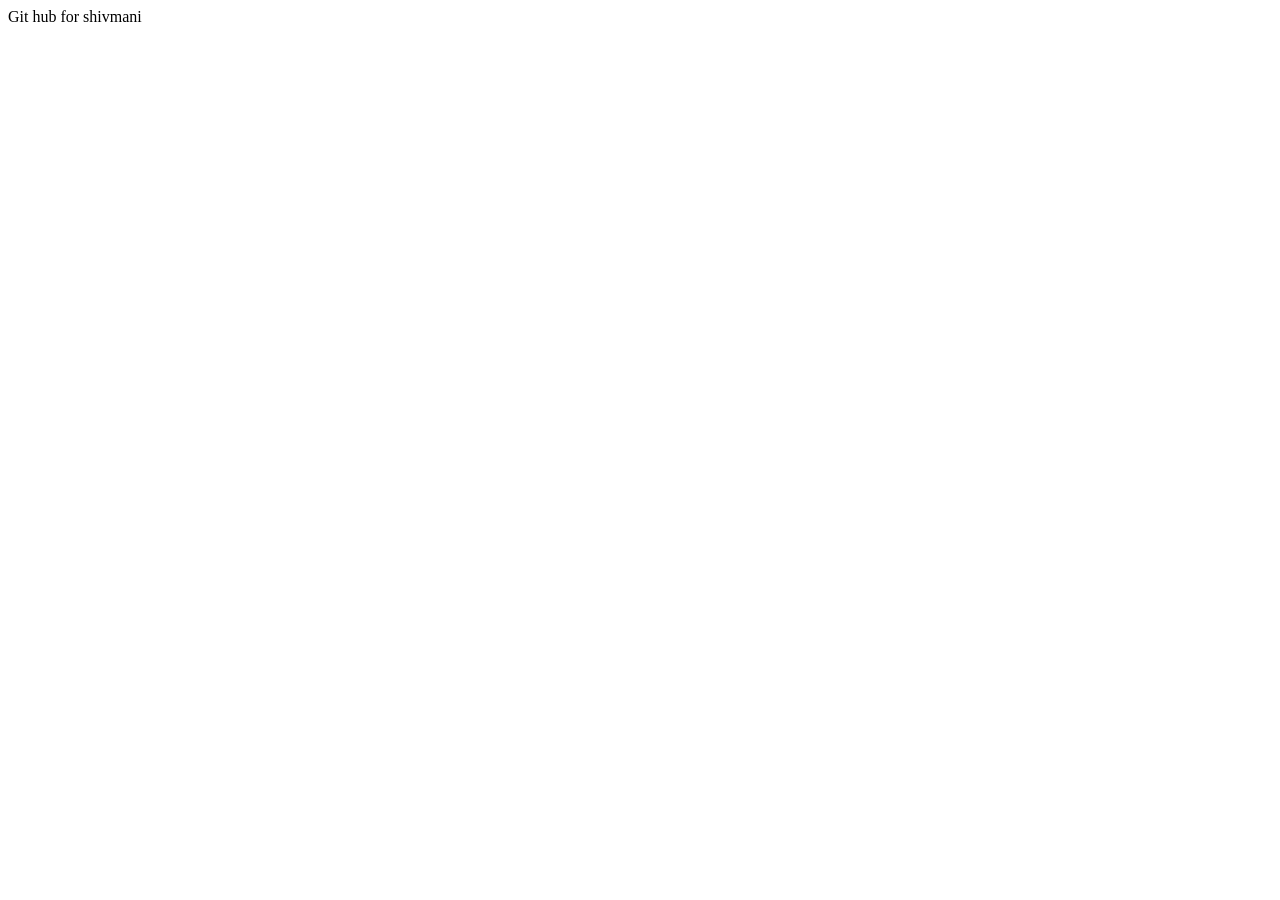
<file: index.html>
<!DOCTYPE html>
<html lang="en">
<head>
    <meta charset="UTF-8">
    <meta name="viewport" content="width=device-width, initial-scale=1.0">
    <title>Document</title>
</head>
<body>
    Git hub for shivmani
</body>
</html>
</file>
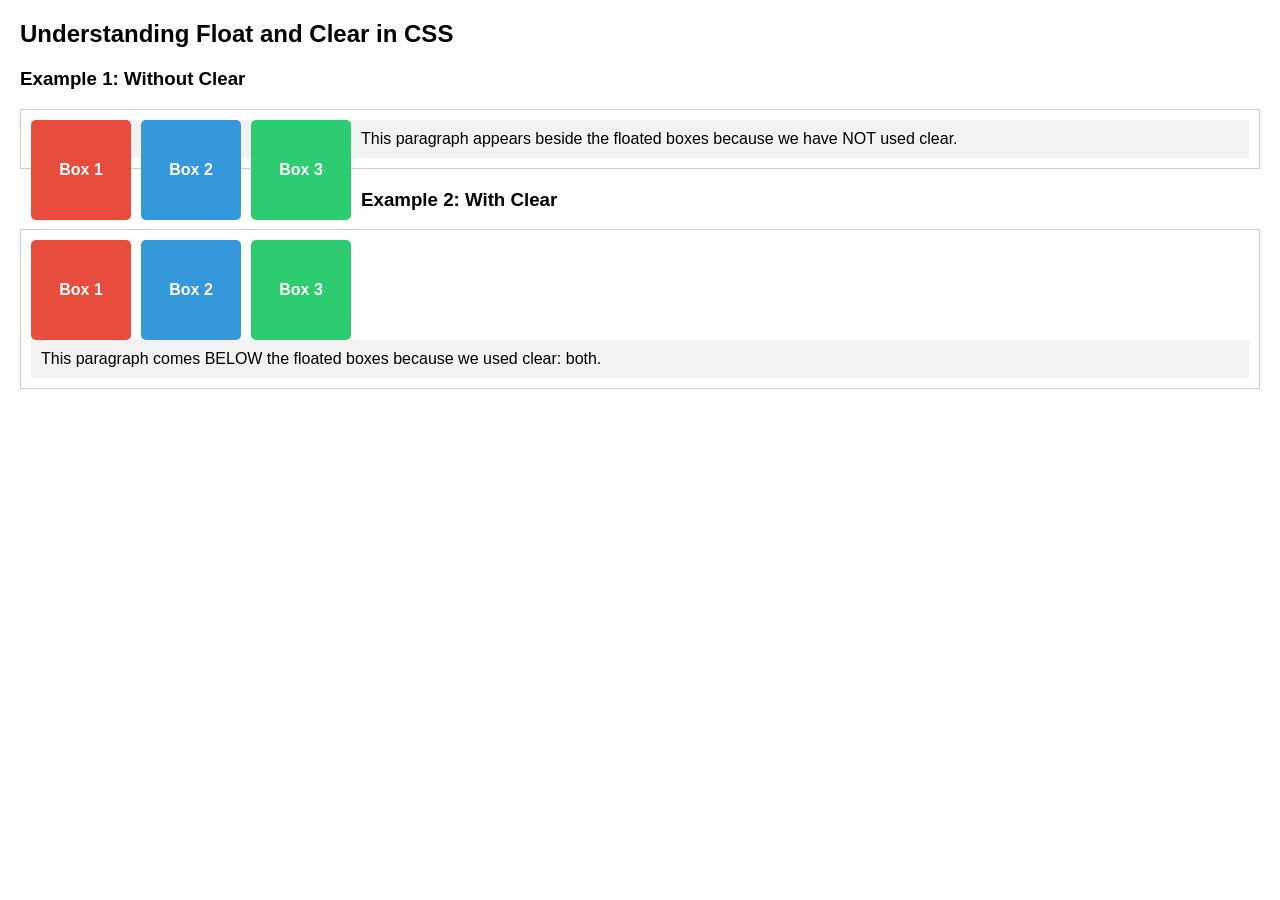
<file: classtest.html>
<!DOCTYPE html>
<html lang="en">
<head>
    <meta charset="UTF-8">
    <meta name="viewport" content="width=device-width, initial-scale=1.0">
    <title>Understanding Float and Clear in CSS</title>
    <link rel="stylesheet" href="classtest.css">
</head>
<body>

    <h2>Understanding Float and Clear in CSS</h2>

    <h3>Example 1: Without Clear</h3>
    <div class="example">
        <div class="box red">Box 1</div>
        <div class="box blue">Box 2</div>
        <div class="box green">Box 3</div>
        <p>This paragraph appears beside the floated boxes because we have NOT used clear.</p>
    </div>

    <h3>Example 2: With Clear</h3>
    <div class="example">
        <div class="box red">Box 1</div>
        <div class="box blue">Box 2</div>
        <div class="box green">Box 3</div>
        <p class="clear">This paragraph comes BELOW the floated boxes because we used clear: both.</p>
    </div>

</body>
</html>
</file>
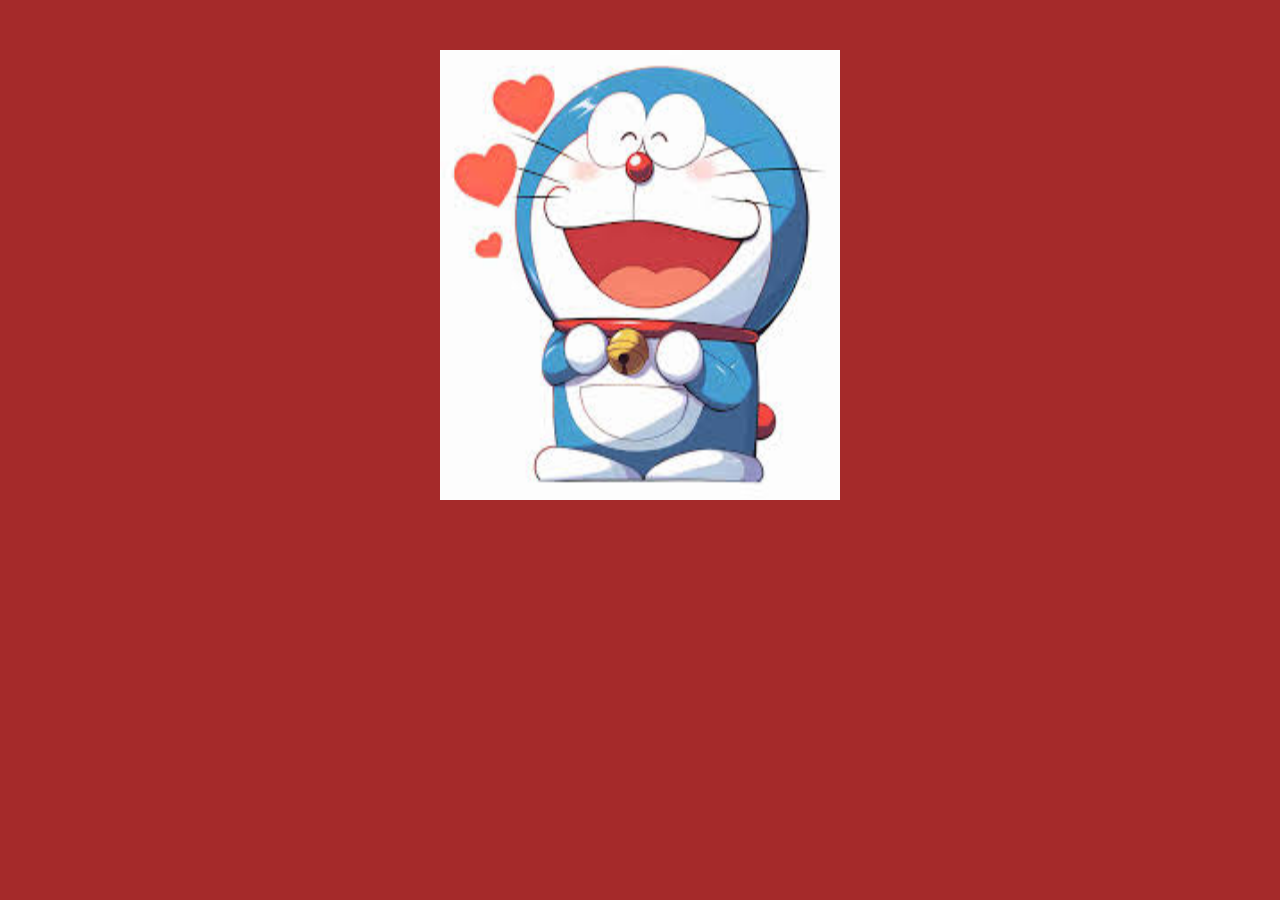
<file: image.html>
<!DOCTYPE html>
<html lang="en">
<head>
    <meta charset="UTF-8">
    <meta name="viewport" content="width=device-width, initial-scale=1.0">
    <title>Document</title>
</head>
<body>
     <style>
        body{background-color: brown; margin: 50px; text-align: center;}
    </style>
</head>
<body>
    <img src="[data-uri]" alt="Doremon_Image" height="450px" width="400px">
    
</body>
</html>
</file>
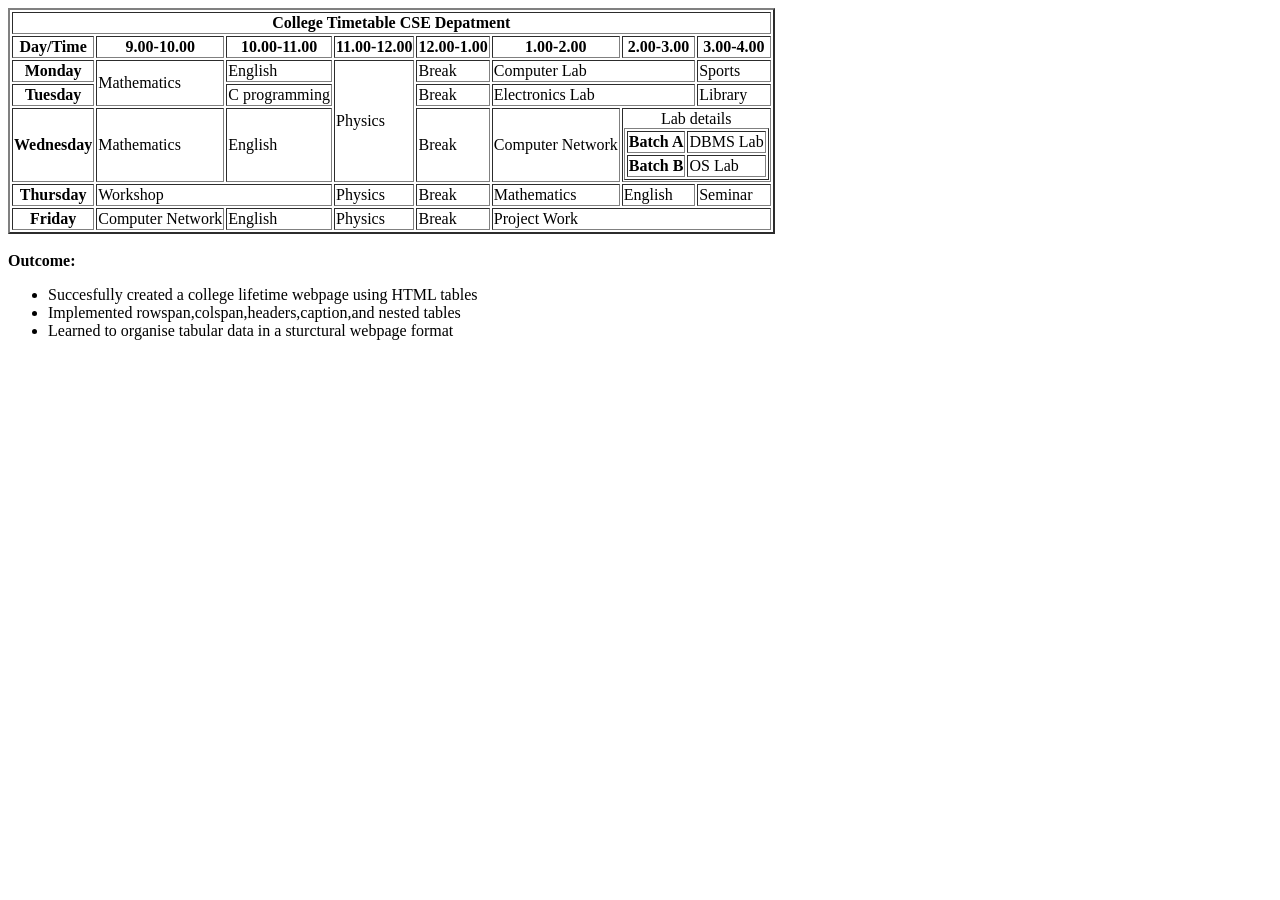
<file: midterm1solution.htm>
<!DOCTYPE html>
<html lang="en">
<head>
    <meta charset="UTF-8">
    <meta name="viewport" content="width=device-width, initial-scale=1.0">
    <title></title>
</head>
<body>
<Table border="2">
        <tr>
        <th colspan="8" >College Timetable CSE Depatment</th>
        </tr>
        <tr>
            <th>Day/Time</th>
            <th>9.00-10.00</th>
            <th>10.00-11.00</th>
            <th>11.00-12.00</th>
            <th>12.00-1.00</th>
            <th>1.00-2.00</th>
            <th>2.00-3.00</th>
            <th>3.00-4.00</th>
     </tr>
     <tr>
        <th>Monday</th>
        <td rowspan="2">Mathematics</td>
        <td>English</td>
        <td rowspan="3">Physics</td>
        <td >Break</td>
        <td colspan="2">Computer Lab</td>
        <td>Sports</td>
     </tr>
     <tr>
        <th>Tuesday</th>
        <td>C programming</td>
        <td>Break</td>
        <td colspan="2">Electronics Lab</td>
        <td>Library</td>
     </tr>
     <tr>
        <th>Wednesday</th>
        <td>Mathematics</td>
        <td>English</td>
        <td>Break</td>
        <td>Computer Network</td>
        <td colspan="2"><center>Lab details</center>
        <table border="1">
            <tr>
                <th>Batch A</th>
                <TD>DBMS Lab</TD>
            </tr>
            <tr>
                <TH>Batch B </tH>
                    <td>OS Lab</td>
            </tr>
        </table>
    </td>
     </tr>
     </tr>
     <tr>
        <th>Thursday</th>
        <td colspan="2">Workshop</td>
        <td>Physics</td>
        <td>Break</td>
        <td>Mathematics</td>
        <td>English</td>
        <td>Seminar</td>
     </tr>
     <tr>
        <th>Friday</th>
        <td>Computer Network</td>
        <td>English</td>
        <td>Physics</td>
        <td>Break</td>
        <td colspan="3">Project Work</td>
     </tr>
    </table><br>
    <footer>
     <aside>
        <b>Outcome:</b>
        <ul>
            <li>Succesfully created a college lifetime webpage using HTML tables</li>
            <li>Implemented rowspan,colspan,headers,caption,and nested tables</li>
            <li>Learned to organise tabular data in a sturctural webpage format</li>
        </ul>
     </aside>
     </footer>
</body>
</html>
</file>
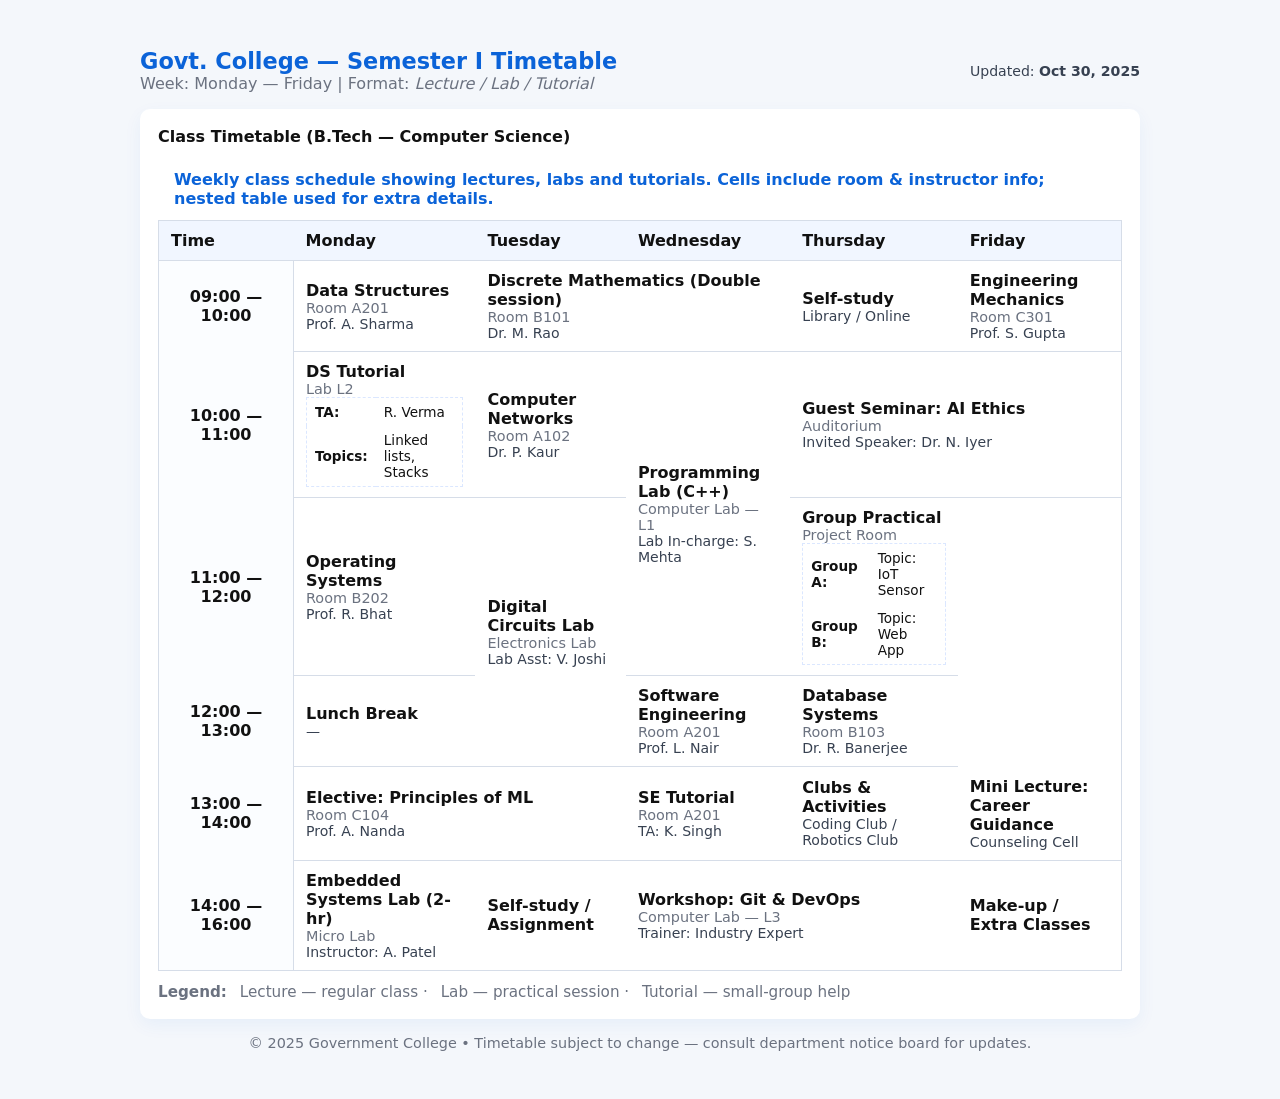
<file: midtermsoluttion_1200.html>
<!DOCTYPE html>
<html lang="en">
<head>
  <meta charset="utf-8" />
  <meta name="viewport" content="width=device-width,initial-scale=1" />
  <title>College Timetable — Semester I</title>
  <style>
    :root{
      --bg:#f4f7fb; --card:#ffffff; --accent:#0b63d8; --muted:#6b7280;
      --table-border: #d6dde8;
    }
    body{
      margin:0; font-family:system-ui,-apple-system,Segoe UI,Roboto,"Helvetica Neue",Arial;
      background:var(--bg); color:#111;
    }
    .wrap{max-width:1000px; margin:28px auto; padding:20px;}
    header{display:flex;align-items:center;justify-content:space-between;gap:1rem}
    h1{margin:0; font-size:1.4rem; color:var(--accent)}
    p.lead{margin:0;color:var(--muted)}
    .card{background:var(--card); padding:18px; border-radius:10px; box-shadow:0 6px 18px rgba(11,99,216,0.06); margin-top:16px}
    table{width:100%; border-collapse:collapse; border:1px solid var(--table-border);}
    caption{caption-side:top; text-align:left; padding:12px 16px; font-weight:600; color:var(--accent)}
    thead th{background:#f1f6ff; padding:10px 12px; text-align:left; font-weight:700; border-bottom:1px solid var(--table-border)}
    tbody th{padding:10px 12px; background:#fbfdff; border-right:1px solid var(--table-border)}
    td{padding:10px 12px; border-bottom:1px solid var(--table-border); vertical-align:middle}
    .time-col{width:110px}
    .subject{font-weight:600}
    .room{font-size:0.9rem; color:var(--muted)}
    .small{font-size:0.88rem; color:#374151}
    /* nested table style */
    .nested{width:100%; border:1px dashed #dbe7ff; border-radius:6px}
    .nested td, .nested th{padding:6px 8px; border:none; font-size:0.85rem}
    /* responsive */
    @media (max-width:780px){
      .wrap{padding:12px}
      table, thead, tbody, th, td, tr{display:block}
      thead{display:none}
      tr{margin-bottom:10px; border:1px solid var(--table-border); border-radius:8px; overflow:hidden}
      td{display:flex; justify-content:space-between; align-items:center}
      td::before{content:attr(data-label); flex:0 0 45%; padding-right:8px; color:var(--muted); font-weight:600}
      .time-col{width:auto}
    }
  </style>
</head>
<body>
  <div class="wrap">
    <header>
      <div>
        <h1>Govt. College — Semester I Timetable</h1>
        <p class="lead">Week: Monday — Friday | Format: <em>Lecture / Lab / Tutorial</em></p>
      </div>
      <div class="small">Updated: <strong>Oct 30, 2025</strong></div>
    </header>

    <div class="card" aria-labelledby="timetable-heading">
      <h2 id="timetable-heading" style="font-size:1rem;margin:0 0 12px 0">Class Timetable (B.Tech — Computer Science)</h2>

      <!-- Main timetable: days horizontally, time slots vertically -->
      <table role="table" aria-describedby="timetable-caption">
        <caption id="timetable-caption">Weekly class schedule showing lectures, labs and tutorials. Cells include room & instructor info; nested table used for extra details.</caption>
        <thead>
          <tr>
            <th class="time-col">Time</th>
            <th>Monday</th>
            <th>Tuesday</th>
            <th>Wednesday</th>
            <th>Thursday</th>
            <th>Friday</th>
          </tr>
        </thead>

        <tbody>
          <!-- 09:00 - 10:00 -->
          <tr>
            <th scope="row" class="time-col">09:00 — 10:00</th>

            <!-- Monday: Lecture -->
            <td data-label="Monday">
              <div class="subject">Data Structures</div>
              <div class="room">Room A201</div>
              <div class="small">Prof. A. Sharma</div>
            </td>

            <!-- Tuesday: Combined lecture (colspan across Tue+Wed) -->
            <td data-label="Tuesday" colspan="2">
              <div class="subject">Discrete Mathematics (Double session)</div>
              <div class="room">Room B101</div>
              <div class="small">Dr. M. Rao</div>
            </td>

            <!-- Thursday: Empty / Self-study -->
            <td data-label="Thursday">
              <div class="subject">Self-study</div>
              <div class="small">Library / Online</div>
            </td>

            <!-- Friday: Lecture -->
            <td data-label="Friday">
              <div class="subject">Engineering Mechanics</div>
              <div class="room">Room C301</div>
              <div class="small">Prof. S. Gupta</div>
            </td>
          </tr>

          <!-- 10:00 - 11:00 -->
          <tr>
            <th scope="row" class="time-col">10:00 — 11:00</th>

            <!-- Monday: Tutorial nested table (shows TA contact & topics) -->
            <td data-label="Monday">
              <div class="subject">DS Tutorial</div>
              <div class="room">Lab L2</div>
              <!-- nested table with details -->
              <table class="nested" aria-label="DS tutorial details">
                <tbody>
                  <tr><td><strong>TA:</strong></td><td>R. Verma</td></tr>
                  <tr><td><strong>Topics:</strong></td><td>Linked lists, Stacks</td></tr>
                </tbody>
              </table>
            </td>

            <!-- Tuesday: Lecture -->
            <td data-label="Tuesday">
              <div class="subject">Computer Networks</div>
              <div class="room">Room A102</div>
              <div class="small">Dr. P. Kaur</div>
            </td>

            <!-- Wednesday: Lecture (this cell is part of prior colspan, so skipped) -->
            <!-- Thursday: Lab spans 2 hours (rowspan) -->
            <td data-label="Thursday" rowspan="2">
              <div class="subject">Programming Lab (C++)</div>
              <div class="room">Computer Lab — L1</div>
              <div class="small">Lab In-charge: S. Mehta</div>
            </td>

            <!-- Friday: Seminar (colspan across 11-12 and 12-01) -->
            <td data-label="Friday" colspan="2">
              <div class="subject">Guest Seminar: AI Ethics</div>
              <div class="room">Auditorium</div>
              <div class="small">Invited Speaker: Dr. N. Iyer</div>
            </td>
          </tr>

          <!-- 11:00 - 12:00 -->
          <tr>
            <th scope="row" class="time-col">11:00 — 12:00</th>

            <!-- Monday: Lecture -->
            <td data-label="Monday">
              <div class="subject">Operating Systems</div>
              <div class="room">Room B202</div>
              <div class="small">Prof. R. Bhat</div>
            </td>

            <!-- Tuesday: Lab (rowspan for 2 hours: 11-1) -->
            <td data-label="Tuesday" rowspan="2">
              <div class="subject">Digital Circuits Lab</div>
              <div class="room">Electronics Lab</div>
              <div class="small">Lab Asst: V. Joshi</div>
            </td>

            <!-- Wednesday: Practical slot (nested table with group info) -->
            <td data-label="Wednesday">
              <div class="subject">Group Practical</div>
              <div class="room">Project Room</div>
              <table class="nested" aria-label="Group practical details">
                <tbody>
                  <tr><td><strong>Group A:</strong></td><td>Topic: IoT Sensor</td></tr>
                  <tr><td><strong>Group B:</strong></td><td>Topic: Web App</td></tr>
                </tbody>
              </table>
            </td>

            <!-- Thursday: (occupied by Programming Lab rowspan) skipped -->
            <!-- Friday: (occupied by Seminar colspan earlier) skipped -->
          </tr>

          <!-- 12:00 - 13:00 -->
          <tr>
            <th scope="row" class="time-col">12:00 — 13:00</th>

            <!-- Monday: Break / Lunch -->
            <td data-label="Monday">
              <div class="subject">Lunch Break</div>
              <div class="small">—</div>
            </td>

            <!-- Tuesday: (occupied by Digital Circuits Lab rowspan) skipped -->
            <!-- Wednesday: Lecture -->
            <td data-label="Wednesday">
              <div class="subject">Software Engineering</div>
              <div class="room">Room A201</div>
              <div class="small">Prof. L. Nair</div>
            </td>

            <!-- Thursday: Lecture -->
            <td data-label="Thursday">
              <div class="subject">Database Systems</div>
              <div class="room">Room B103</div>
              <div class="small">Dr. R. Banerjee</div>
            </td>

            <!-- Friday: (seminar still continuing hence this cell is skipped) -->
          </tr>

          <!-- 13:00 - 14:00 -->
          <tr>
            <th scope="row" class="time-col">13:00 — 14:00</th>

            <!-- Monday: Elective (colspan across Mon+Tue) -->
            <td data-label="Monday" colspan="2">
              <div class="subject">Elective: Principles of ML</div>
              <div class="room">Room C104</div>
              <div class="small">Prof. A. Nanda</div>
            </td>

            <!-- Wednesday: Tutorial -->
            <td data-label="Wednesday">
              <div class="subject">SE Tutorial</div>
              <div class="room">Room A201</div>
              <div class="small">TA: K. Singh</div>
            </td>

            <!-- Thursday: Free / Clubs -->
            <td data-label="Thursday">
              <div class="subject">Clubs & Activities</div>
              <div class="small">Coding Club / Robotics Club</div>
            </td>

            <!-- Friday: Short Lecture -->
            <td data-label="Friday">
              <div class="subject">Mini Lecture: Career Guidance</div>
              <div class="small">Counseling Cell</div>
            </td>
          </tr>

          <!-- 14:00 - 16:00 Double block example -->
          <tr>
            <th scope="row" class="time-col">14:00 — 16:00</th>

            <!-- Monday: Lab double (rowspan across two hours but here single row representing two-hour slot) -->
            <td data-label="Monday">
              <div class="subject">Embedded Systems Lab (2-hr)</div>
              <div class="room">Micro Lab</div>
              <div class="small">Instructor: A. Patel</div>
            </td>

            <!-- Tuesday: Free -->
            <td data-label="Tuesday">
              <div class="subject">Self-study / Assignment</div>
            </td>

            <!-- Wednesday: Workshop (colspan across Wed+Thu for 2-hrs each) -->
            <td data-label="Wednesday" colspan="2">
              <div class="subject">Workshop: Git & DevOps</div>
              <div class="room">Computer Lab — L3</div>
              <div class="small">Trainer: Industry Expert</div>
            </td>

            <!-- Friday: Make-up classes -->
            <td data-label="Friday">
              <div class="subject">Make-up / Extra Classes</div>
            </td>
          </tr>

        </tbody>
      </table>

      <!-- Legend -->
      <div style="margin-top:12px; font-size:0.95rem; color:var(--muted)">
        <strong>Legend:</strong> <span style="margin-left:8px">Lecture — regular class</span> · <span style="margin-left:8px">Lab — practical session</span> · <span style="margin-left:8px">Tutorial — small-group help</span>
      </div>
    </div>

    <!-- small footer -->
    <footer style="text-align:center; margin-top:16px; color:var(--muted); font-size:0.9rem">
      © 2025 Government College • Timetable subject to change — consult department notice board for updates.
    </footer>
  </div>
</body>
</html>
</file>
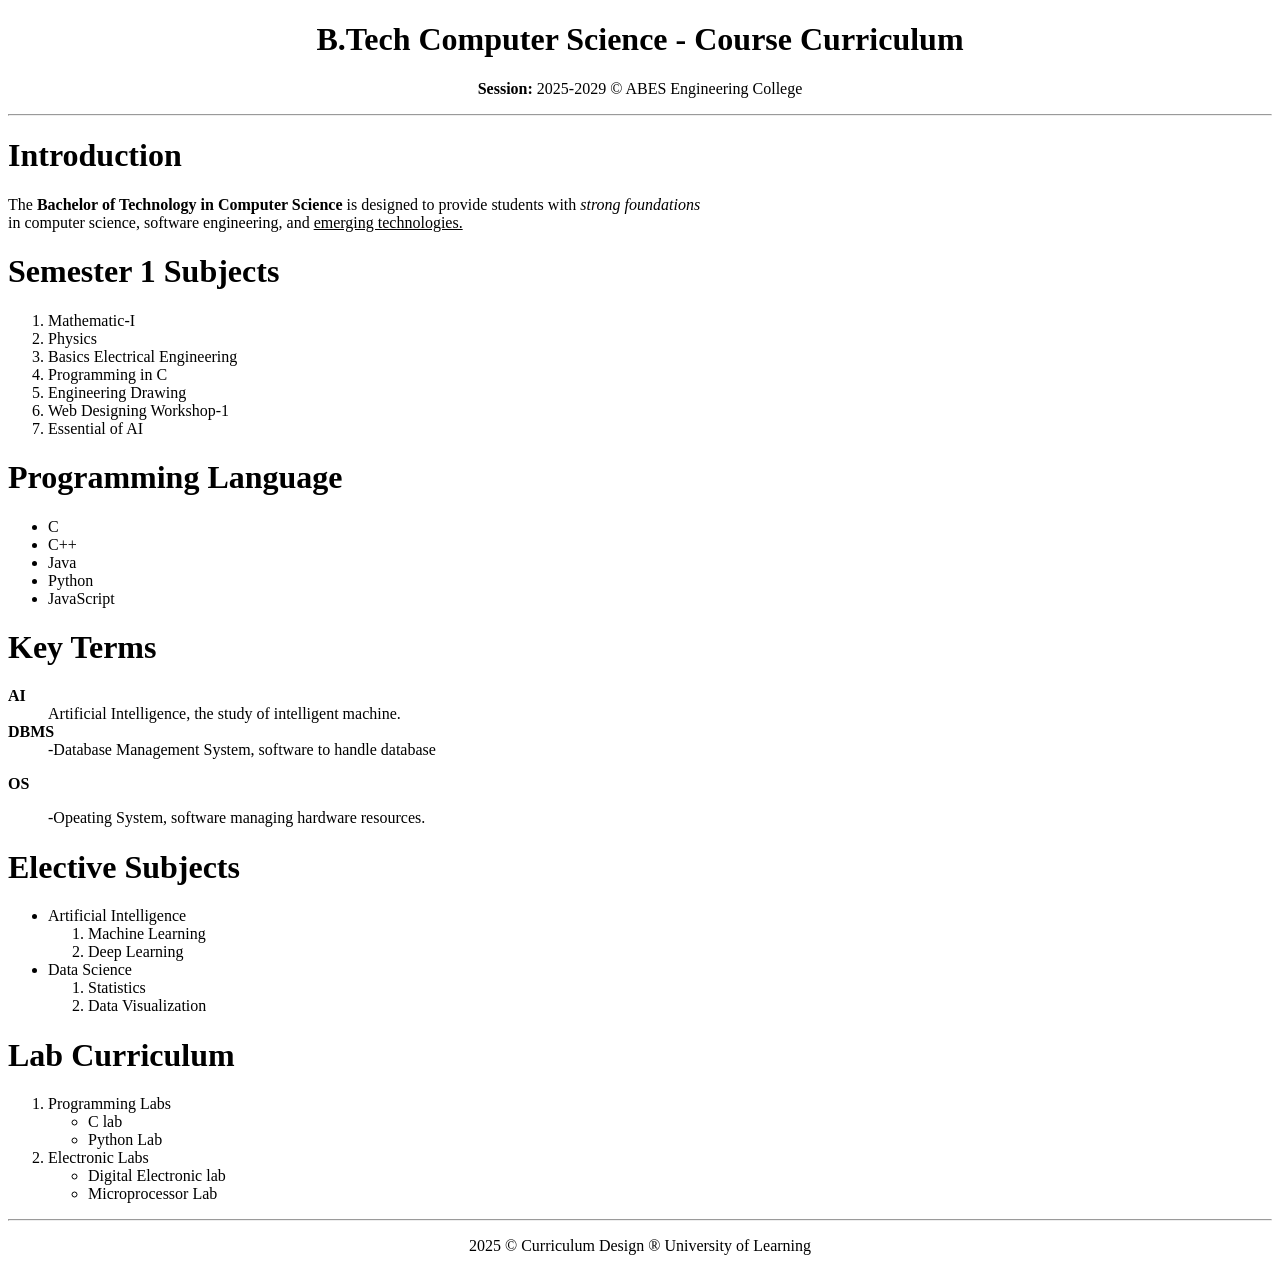
<file: project1.html>
<!DOCTYPE html>
<html lang="en">
<head>
    <meta charset="UTF-8">
    <meta name="viewport" content="width=device-width, initial-scale=1.0">
    <title>Document 1</title>
</head>
<body>
    <center><h1>B.Tech Computer Science - Course Curriculum</h1></center>
    <center><p><b>Session:</b> 2025-2029 &copy ABES Engineering College</center><hr>
        <h1>Introduction</h1><p>The<strong> Bachelor of Technology in Computer Science</strong> is designed to provide students with<em> strong foundations</em><br>
            in computer science, software engineering, and <u>emerging technologies.</u></p>
            <h1> Semester 1 Subjects</h1>
            <ol>
                <li>Mathematic-I</li>
                <li>Physics</li>
                <li>Basics Electrical Engineering</li>
                <li>Programming in C</li>
                <LI>Engineering Drawing</LI>
                <li>Web Designing Workshop-1</li>
                <li>Essential of AI</li>
            </ol>
            <h1>Programming Language</h1>
            <ul>
                <li>C</li>
                <LI>C++</LI>
                <LI>Java</LI>
                <li>Python</li>
                <li>JavaScript</li>
            </ul>
            <h1>Key Terms</h1>
            <dl>
                <STRONG><dt>AI</dt></STRONG><strong></strong>
            <dd>Artificial Intelligence, the study of intelligent machine.</dd>
        <strong><dt>DBMS</dt></strong>   
        <Dd>-Database Management System, software to handle database</Dd>
        <strong><dl>OS</dl></strong>
        <Dd>-Opeating System, software managing hardware resources.</Dd>
        </dl>
        <h1>Elective Subjects</h1>
        <ul>
            <li>Artificial Intelligence</li>
            <ol>
                <li>Machine Learning</li>
                <li>Deep Learning</li>
            </ol>
            <li>Data Science</li>
            <ol>
                <li>Statistics</li>
                <li>Data Visualization</li>
            </ol>
        </ul>
        <h1>Lab Curriculum</h1>
        <ol>
            <li>Programming Labs</li>
            <ul>
                <li>C lab</li>
                <li>Python Lab</li>
            </ul>
            <li>Electronic Labs</li>
            <ul>
                <LI>Digital Electronic lab</LI>
                
                <li>Microprocessor Lab</li>
            </ul>
        </ol>
        <hr>
        <footer>
            <center><p>2025 &copy Curriculum Design &reg University of Learning</p>
        </footer> 
</body>
</html>
</file>
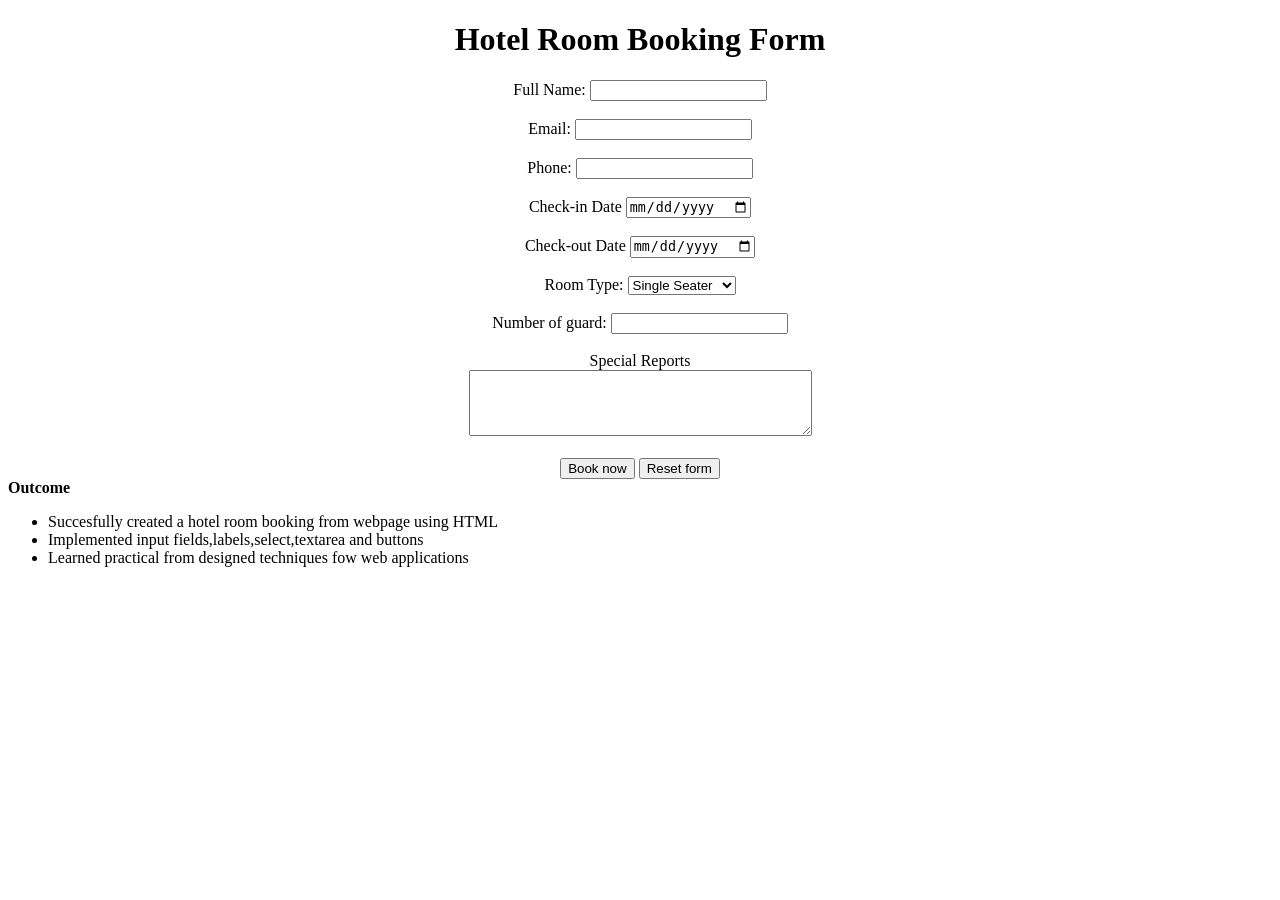
<file: project3.html>
<!DOCTYPE html>
<html lang="en">
<head>
    <meta charset="UTF-8">
    <meta name="viewport" content="width=device-width, initial-scale=1.0">
    <title>hotel booking room</title>
</head>
<body>
    <form action="/submit" method="post">
        <h1><center>Hotel Room Booking Form</center></h1>
        <center><label for="name">Full Name:</label>
        <input type="text" id="name" name="name" required><br><br>
        <label for="email" >Email:</label>
        <input type="text" id="email" name="email" required><br><br>
        <label for="phone">Phone:</label>
        <input type="text" id="phone" name="phone" required><br><br>
        <label for="date">Check-in Date</label>
        <input type="date" id="date" name="date" required><br><br>
        <label for="date">Check-out Date</label>
        <input type="date" id="date" name="date" required><br><br>
        <label for="room">Room Type:</label>
        <select id="room" name="room">
            <option>Single Seater</option>
            <option>Double Seater</option>
            <option>Triple Seater</option>
        </select><br><br>
        <label for="guard">Number of guard:</label>
        <input type="text" id="guard" name="guard"><br><br>
        Special Reports<bR><textarea name="requests" id="requests" cols="40" rows="4"></textarea><br><br>
            <input type="submit" value="Book now">
            <input type="submit" value="Reset form"></center>
            <aside>
                <b>Outcome</b>
                <ul>
                    <li>Succesfully created a hotel room booking from webpage using HTML</li>
                    <LI>Implemented input fields,labels,select,textarea and buttons</LI>
                    <li>Learned practical from designed techniques fow web applications</li>
                </ul>
            </aside>

    </form> 
</body>
</html>
</file>
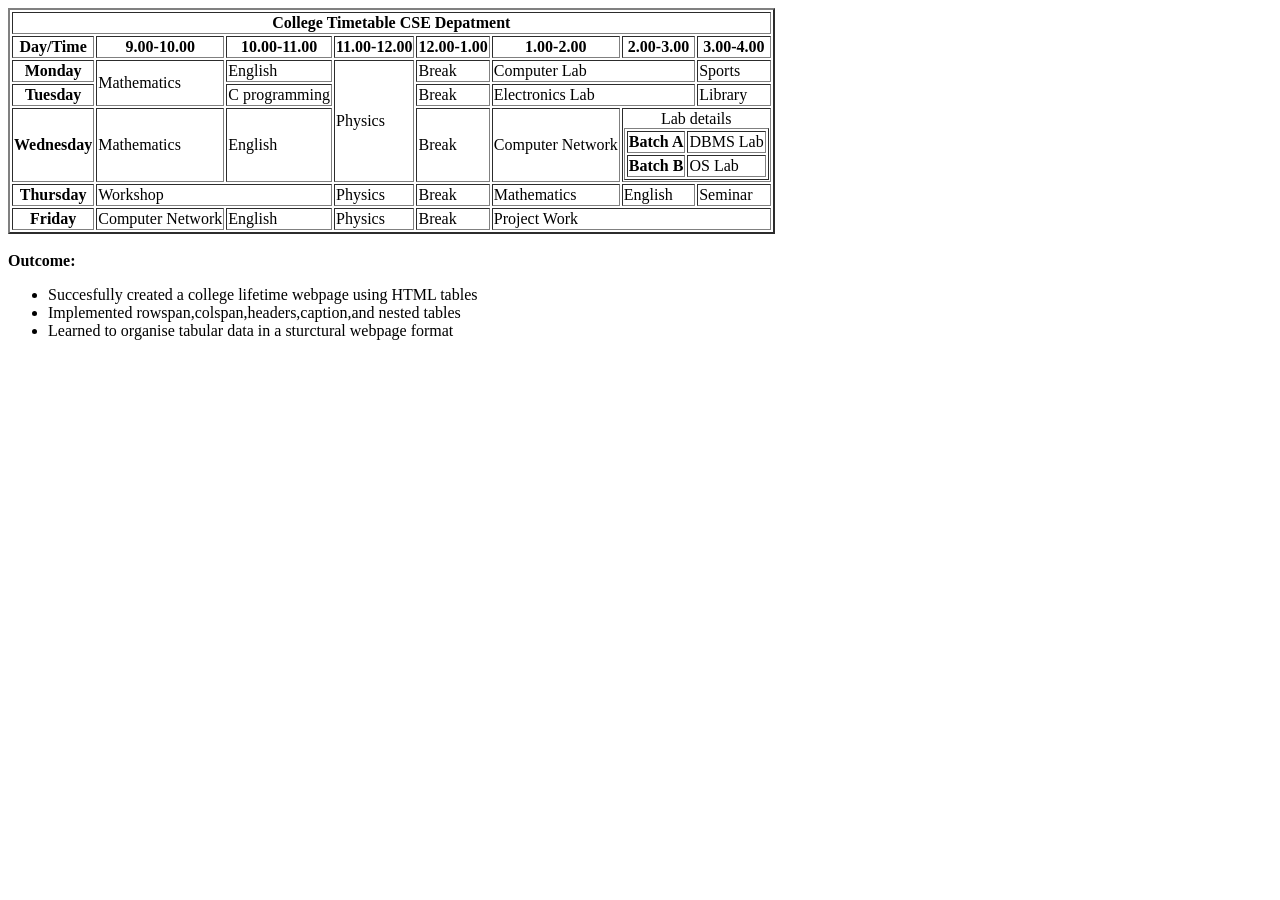
<file: project4.html>
<!DOCTYPE html>
<html lang="en">
<head>
    <meta charset="UTF-8">
    <meta name="viewport" content="width=device-width, initial-scale=1.0">
    <title>TIME TABLE FOR CSE DEPARTMENT</title>
</head>
<body>
     <Table border="2">
        <tr>
        <th colspan="8" >College Timetable CSE Depatment</th>
        </tr>
        <tr>
            <th>Day/Time</th>
            <th>9.00-10.00</th>
            <th>10.00-11.00</th>
            <th>11.00-12.00</th>
            <th>12.00-1.00</th>
            <th>1.00-2.00</th>
            <th>2.00-3.00</th>
            <th>3.00-4.00</th>
     </tr>
     <tr>
        <th>Monday</th>
        <td rowspan="2">Mathematics</td>
        <td>English</td>
        <td rowspan="3">Physics</td>
        <td >Break</td>
        <td colspan="2">Computer Lab</td>
        <td>Sports</td>
     </tr>
     <tr>
        <th>Tuesday</th>
        <td>C programming</td>
        <td>Break</td>
        <td colspan="2">Electronics Lab</td>
        <td>Library</td>
     </tr>
     <tr>
        <th>Wednesday</th>
        <td>Mathematics</td>
        <td>English</td>
        <td>Break</td>
        <td>Computer Network</td>
        <td colspan="2"><center>Lab details</center>
        <table border="1">
            <tr>
                <th>Batch A</th>
                <TD>DBMS Lab</TD>
            </tr>
            <tr>
                <TH>Batch B </tH>
                    <td>OS Lab</td>
            </tr>
        </table>
    </td>
     </tr>
     </tr>
     <tr>
        <th>Thursday</th>
        <td colspan="2">Workshop</td>
        <td>Physics</td>
        <td>Break</td>
        <td>Mathematics</td>
        <td>English</td>
        <td>Seminar</td>
     </tr>
     <tr>
        <th>Friday</th>
        <td>Computer Network</td>
        <td>English</td>
        <td>Physics</td>
        <td>Break</td>
        <td colspan="3">Project Work</td>
     </tr>
    </table><br>
    <footer>
     <aside>
        <b>Outcome:</b>
        <ul>
            <li>Succesfully created a college lifetime webpage using HTML tables</li>
            <li>Implemented rowspan,colspan,headers,caption,and nested tables</li>
            <li>Learned to organise tabular data in a sturctural webpage format</li>
        </ul>
     </aside>
     </footer>
    
</body>
</html>
</file>
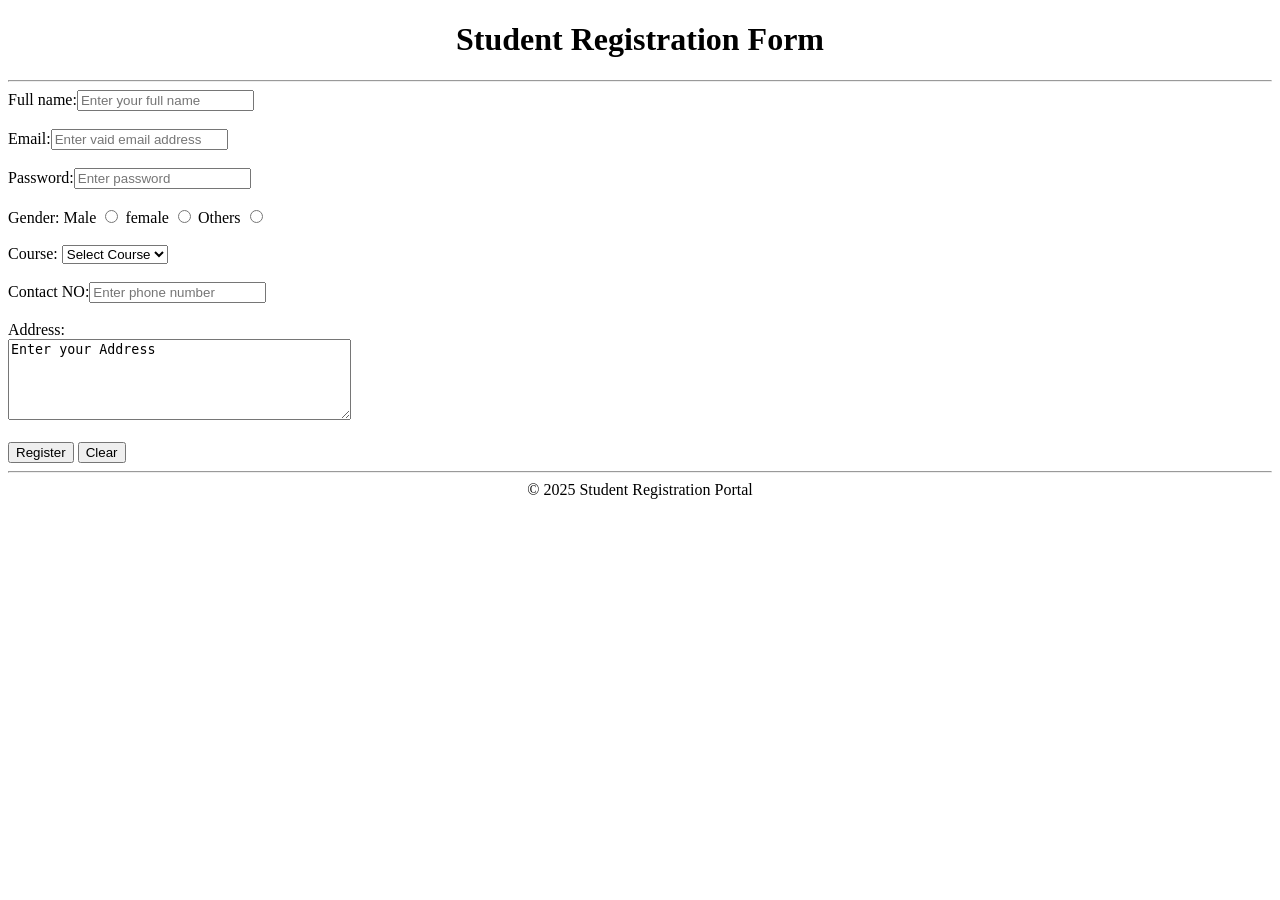
<file: project5.html>
<!DOCTYPE html>
<html lang="en">
<head>
    <meta charset="UTF-8">
    <meta name="viewport" content="width=device-width, initial-scale=1.0">
    <title>Document</title>
</head>
<body>
    <center><h1>Student Registration Form</h1></center><hr>
    <form action="/submit" method="post" >
    Full name:<input type="text" placeholder="Enter your full name" required><br><br>
    Email:<input type="text" placeholder="Enter vaid email address" required><br><br>
    Password:<input type="password" placeholder="Enter password" required><br><br>
    Gender: <label for="male">Male</label>
    <input type="radio" id="male"  name="gender"value="male">
    <label for="female">female</label>
    <input type="radio" id="female" name="gender" value="female">
    <label for="others">Others</label>
    <input type="radio" id="others" name="gender" value="others"><br><br>
    <label >Course:</label>
    <select required>
        <option value="">Select Course</option>
    <option>B.TECH</option>
    <option>BBA</option>
    <OPTION>MBA</OPTION>
    </select><br><br>
    Contact NO:<input type="text" placeholder="Enter phone number" required><br><br>
    Address:<br><textarea name="address" id="address" cols="40" rows="5" >Enter your Address
    </textarea><br><br>
  <input type="submit" value="Register">
  <input type="submit" value="Clear">
</form>
<hr>
<footer><center>&copy; 2025 Student Registration Portal</center></footer> 
</body>
</html>
</file>
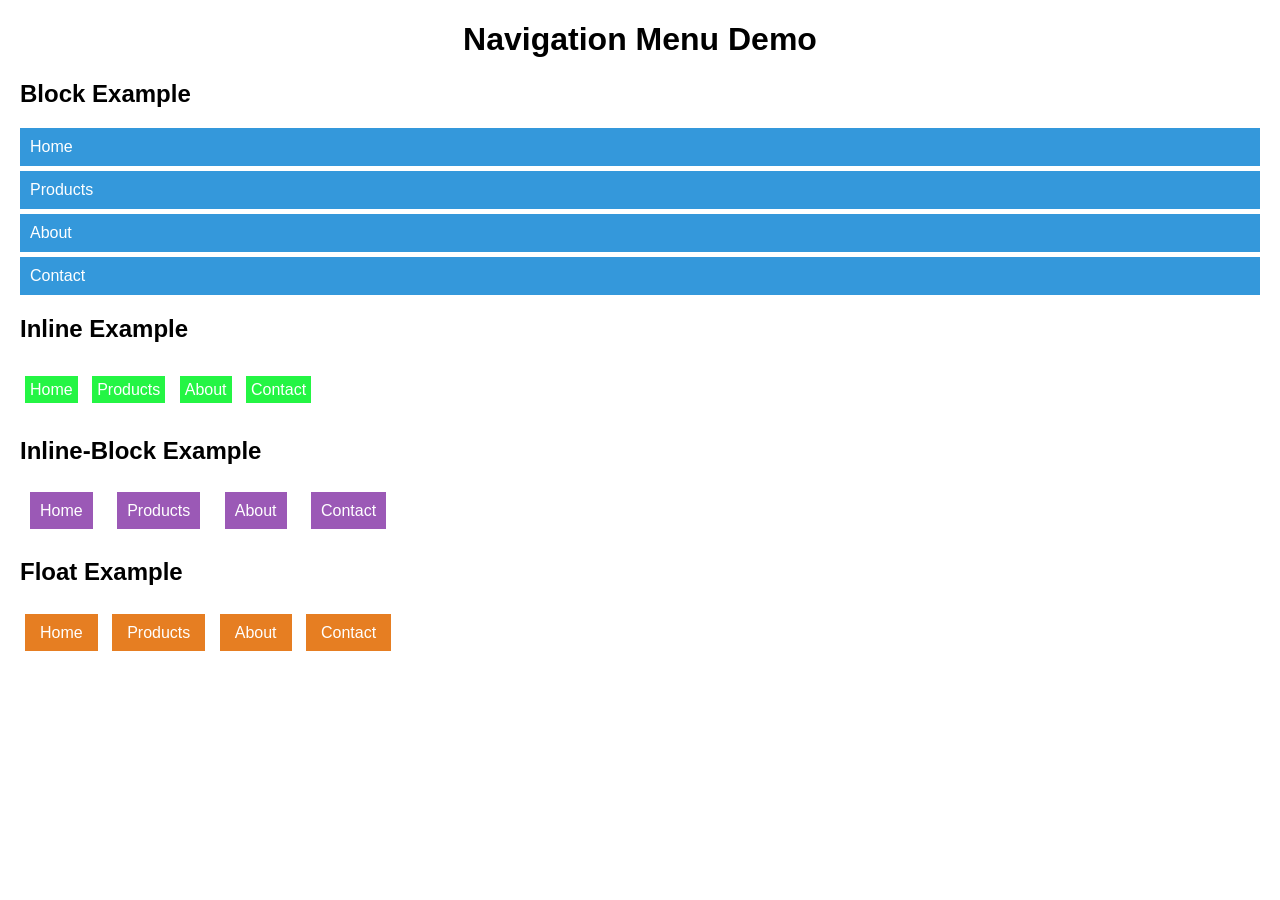
<file: project7.html>
<!DOCTYPE html>
<html lang="en">
<head>
    <meta charset="UTF-8">
    <meta name="viewport" content="width=device-width, initial-scale=1.0">
    <title>Document</title>
     <link rel="stylesheet" href="project7.css">
</head>
<body>
   <h1 style="text-align: center;">Navigation Menu Demo</h1>
    <h2>Block Example</h2>
    <div class="block_example">Home</div>
    <div class="block_example">Products</div>
    <div class="block_example">About</div>
    <div class="block_example">Contact</div>
    <h2>Inline Example</h2><br>
    <div class="inline_example">
    <a href="#">Home</a>
    <a href="#">Products</a>
    <a href="#">About</a>
    <a href="#">Contact</a>
    </div><br>
    <h2>Inline-Block Example</h2>
    <div class="inlet"><br>
        <a href="#">Home</a>
        <a href="#">Products</a>
        <a href="#">About</a>
        <a href="#">Contact</a>
    </div><br>
    <h2>Float Example</h2><br>
    <div class="float_example">
        <a href="#">Home</a>
        <a href="#">Products</a>
        <a href="#">About</a>
        <a href="#">Contact</a> 
    </div>
</body>
</html>
</file>
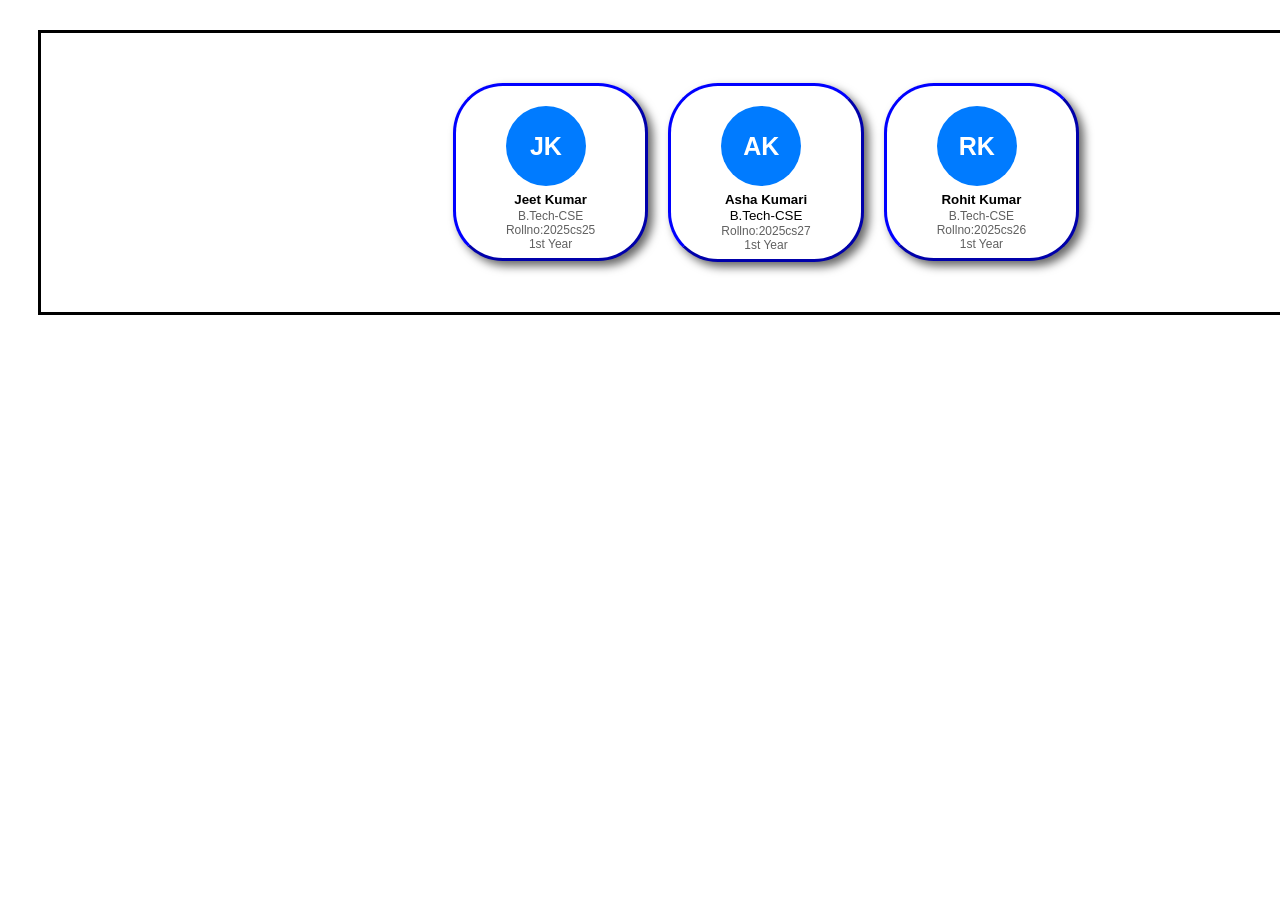
<file: project8.html>
<!DOCTYPE html>
<html lang="en">
<head>
    <meta charset="UTF-8">
    <meta name="viewport" content="width=device-width, initial-scale=1.0">
    <title>Document</title>
</head>
<body>
    <table>
      <div id="container">
        <div id="jeeta">
          <button id="jeet">
            <div id="circle">JK</div>
            <p id="name">Jeet Kumar</p>
            <p id="info">B.Tech-CSE</p>
            <p id="info">Rollno:2025cs25</p>
            <p id="info">1st Year</p>
          </button>
        </div>
        <div id="ashaa">
          <button id="Asha">
            <div id="circle">AK</div>
            <p id="name">Asha Kumari</p>
            <p id="in. fo">B.Tech-CSE</p>
            <p id="info">Rollno:2025cs27</p>
            <p id="info">1st Year</p>
          </button>
        </div>
        <div id="rohita">
          <button id="Rohit">
            <div id="circle">RK</div>
            <p id="name">Rohit Kumar</p>
            <p id="info">B.Tech-CSE</p>
            <p id="info">Rollno:2025cs26</p>
            <p id="info">1st Year</p>
          </button>
        </div>
      </div>
    </table>
    <link rel="stylesheet" href="style8.css" />
</body>
</html>
</file>
<file: classtest.css>
body {
    font-family: Arial, sans-serif;
    margin: 20px;
}

.example {
    border: 1px solid #ccc;
    padding: 10px;
    margin-bottom: 20px;
}

.box {
    width: 100px;
    height: 100px;
    color: white;
    text-align: center;
    line-height: 100px;
    font-weight: bold;
    float: left;
    margin-right: 10px;
    border-radius: 5px;
}

.red { background-color: #e74c3c; }
.blue { background-color: #3498db; }
.green { background-color: #2ecc71; }

p {
    background: #f2f2f2;
    padding: 10px;
    margin: 0;
}

.clear {
    clear: both;
}
</file>
<file: project7.css>
body{
    font-family: Arial,sans-serif;
    margin: 20px;
}
.block_example{
    color: white;
    background-color:#3498db;
    padding: 10px;
    margin: 5px 0;;  
}
.inline_example a{
    text-decoration: none;
    background-color:#24f544;
    margin: 5px;
    padding: 5px;
    color: white;
}
.inlet a{
    text-decoration:none;
    padding: 10px;
    color: white;
    background-color: #9b59b6;
    margin: 10px;
    padding: 1opx;
}
.float_example a{
    text-decoration: none;
    background-color: #e67e22;
    color: white;
    margin: 5px;
    padding: 10px 15px;

}
</file>
<file: style8.css>
#container{
    width: 1350px;
    display: flex;
    margin-left: 30px;
    margin-top: 30px;
    border: 3px solid black;
    padding: 50px;
    justify-content: center;
    
}
#ashaa{
    margin-left: 20px;
}
#rohita{
    margin-left: 20px;
}
button{
    padding-left: 50px;
    padding-right: 50px;
    background-color: white;
    color: black;
    border-radius: 1px;
    border-color: blue;
    border-width: 3px;
    padding-top: 20px;
    border-radius: 50px;
    line-height: 2px;
    box-shadow: 5px 5px 10px rgba(0, 0, 0, 0.6);
}
#name{
    font-weight: bold;
}
#info{
    font-size: 12px;
    color: rgb(96, 96, 96);
}
table{
    border-color: black;
    border-width: 4px;
}
#circle {
    width: 80px;
    height: 80px;
    background-color: #007bff;
    color: white;
    font-size: 25px;
    font-weight: bold;
    display: flex;
    align-items: center;
    justify-content: center;
    border-radius: 90px;
    vertical-align: top;
}
</file>
